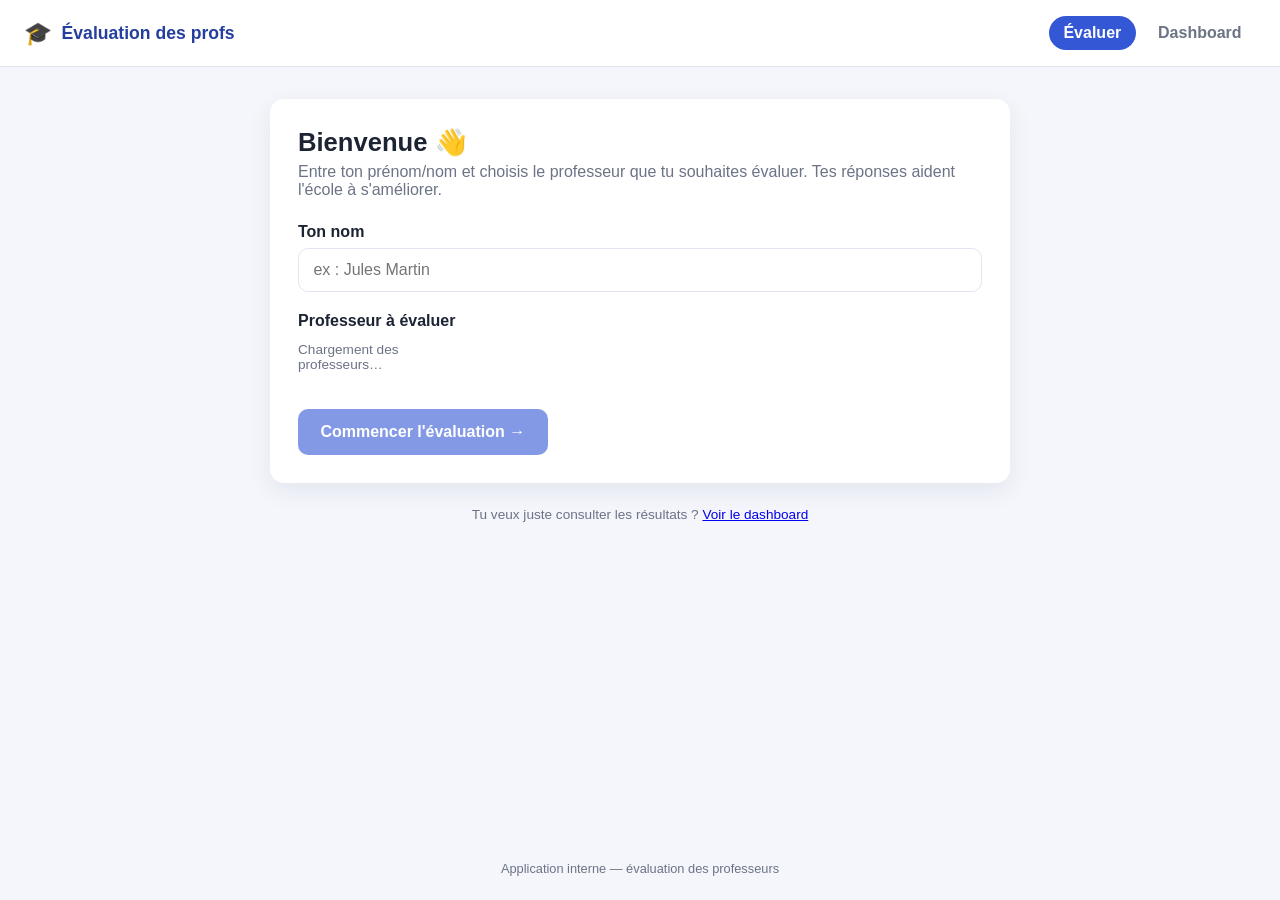
<file: index.html>
<!doctype html>
<html lang="fr">
<head>
  <meta charset="UTF-8" />
  <meta name="viewport" content="width=device-width, initial-scale=1.0" />
  <title>Évaluation des professeurs</title>
  <link rel="manifest" href="manifest.webmanifest" />
  <meta name="theme-color" content="#3457d5" />
  <link rel="apple-touch-icon" href="assets/icons/icon-192.png" />
  <meta name="apple-mobile-web-app-capable" content="yes" />
  <meta name="apple-mobile-web-app-title" content="Éval Profs" />
  <link rel="stylesheet" href="assets/style.css" />
</head>
<body>
  <header class="site-header">
    <a class="brand" href="index.html"><span class="logo">🎓</span> Évaluation des profs</a>
    <nav class="site-nav">
      <a href="index.html" class="active">Évaluer</a>
      <a href="dashboard.html">Dashboard</a>
    </nav>
  </header>

  <main>
    <div class="card">
      <h1>Bienvenue 👋</h1>
      <p class="subtitle">
        Entre ton prénom/nom et choisis le professeur que tu souhaites évaluer.
        Tes réponses aident l'école à s'améliorer.
      </p>

      <div id="config-warning" class="alert alert-error" hidden>
        L'application n'est pas encore configurée : renseignez
        <code>SUPABASE_URL</code> et <code>SUPABASE_ANON_KEY</code>
        dans <code>assets/config.js</code>.
      </div>

      <div id="load-error" class="alert alert-error" hidden></div>

      <form id="login-form">
        <div class="field">
          <label for="student-name">Ton nom</label>
          <input
            type="text"
            id="student-name"
            name="student-name"
            maxlength="80"
            required
            autocomplete="name"
            placeholder="ex : Jules Martin"
          />
        </div>

        <div class="field">
          <span class="label-text">Professeur à évaluer</span>
          <div
            id="teacher-picker"
            class="teacher-picker"
            role="radiogroup"
            aria-label="Choisir un professeur"
          >
            <p class="hint">Chargement des professeurs…</p>
          </div>
        </div>

        <div class="actions">
          <button type="submit" class="btn-primary" id="submit-btn" disabled>
            Commencer l'évaluation →
          </button>
        </div>
      </form>
    </div>

    <p class="hint" style="text-align:center;">
      Tu veux juste consulter les résultats ? <a href="dashboard.html">Voir le dashboard</a>
    </p>
  </main>

  <footer class="site-footer">Application interne — évaluation des professeurs</footer>

  <script type="module" src="assets/login.js"></script>
  <script type="module" src="assets/register-sw.js"></script>
</body>
</html>
</file>
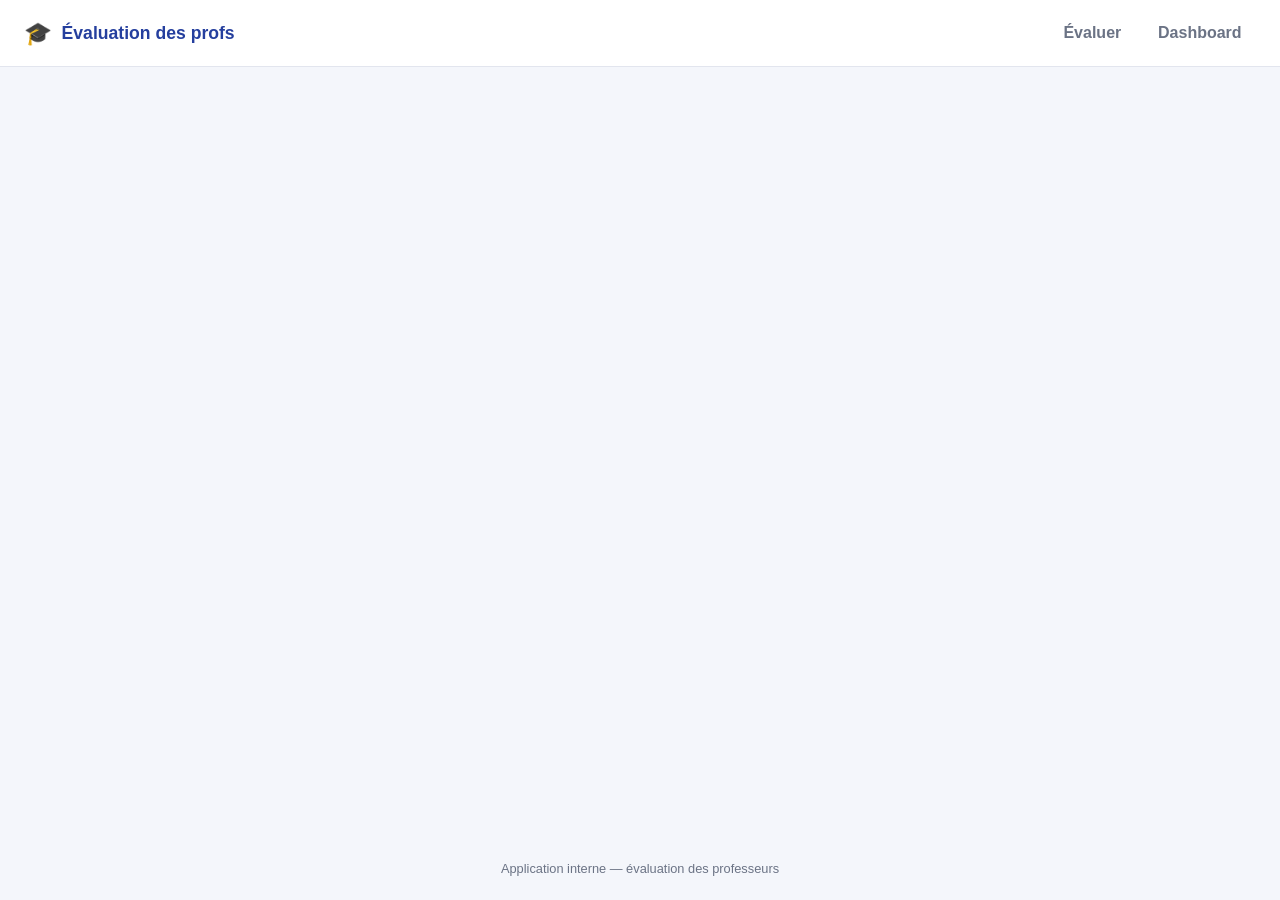
<file: admin.html>
<!doctype html>
<html lang="fr">
<head>
  <meta charset="UTF-8" />
  <meta name="viewport" content="width=device-width, initial-scale=1.0" />
  <meta name="robots" content="noindex, nofollow" />
  <title>Administration — Évaluation des professeurs</title>
  <link rel="manifest" href="manifest.webmanifest" />
  <meta name="theme-color" content="#3457d5" />
  <link rel="apple-touch-icon" href="assets/icons/icon-192.png" />
  <meta name="apple-mobile-web-app-capable" content="yes" />
  <meta name="apple-mobile-web-app-title" content="Éval Profs" />
  <link rel="stylesheet" href="assets/style.css" />
</head>
<body>
  <header class="site-header">
    <a class="brand" href="index.html"><span class="logo">🎓</span> Évaluation des profs</a>
    <nav class="site-nav">
      <a href="index.html">Évaluer</a>
      <a href="dashboard.html">Dashboard</a>
    </nav>
  </header>

  <main>
    <div id="config-warning" class="alert alert-error" hidden>
      L'application n'est pas encore configurée : renseignez
      <code>SUPABASE_URL</code> et <code>SUPABASE_ANON_KEY</code>
      dans <code>assets/config.js</code>.
    </div>

    <!-- Formulaire de connexion -->
    <div class="card" id="login-card" hidden>
      <h1>Administration</h1>
      <p class="subtitle">Connectez-vous pour gérer la liste des professeurs.</p>

      <div id="login-error" class="alert alert-error" hidden></div>

      <form id="login-form">
        <div class="field">
          <label for="admin-email">Email</label>
          <input type="text" id="admin-email" autocomplete="username" required />
        </div>
        <div class="field">
          <label for="admin-password">Mot de passe</label>
          <input type="password" id="admin-password" autocomplete="current-password" required />
        </div>
        <div class="actions">
          <button type="submit" class="btn-primary" id="login-btn">Se connecter</button>
        </div>
      </form>
    </div>

    <!-- Espace admin (visible une fois connecté) -->
    <div id="admin-area" hidden>
      <div class="card">
        <div class="toolbar" style="margin-bottom:0;">
          <div>
            <h1 style="margin-bottom:0.2rem;">Gestion des professeurs</h1>
            <p class="subtitle" style="margin-bottom:0;">Connecté en tant que <strong id="admin-email-label"></strong></p>
          </div>
          <button type="button" class="btn-secondary" id="logout-btn">Se déconnecter</button>
        </div>
      </div>

      <div class="card">
        <h2>Ajouter un professeur</h2>
        <div id="form-alert"></div>
        <form id="add-teacher-form">
          <div class="field">
            <label for="teacher-name">Nom</label>
            <input type="text" id="teacher-name" maxlength="80" required placeholder="ex : Mme Dubois" />
          </div>
          <div class="field">
            <label for="teacher-subject">Matière (facultatif)</label>
            <input type="text" id="teacher-subject" maxlength="80" placeholder="ex : Mathématiques" />
          </div>
          <div class="field">
            <span class="label-text">Avatar</span>
            <div id="avatar-picker" class="avatar-picker" role="radiogroup" aria-label="Choisir un avatar"></div>
          </div>
          <div class="actions">
            <button type="submit" class="btn-primary" id="add-btn">Ajouter</button>
          </div>
        </form>
      </div>

      <div class="card">
        <h2>Professeurs enregistrés</h2>
        <div id="list-alert"></div>
        <div id="teacher-list-loading" class="skeleton">Chargement…</div>
        <ul id="teacher-list" class="admin-teacher-list"></ul>
        <p class="empty-state" id="teacher-list-empty" hidden>Aucun professeur pour le moment.</p>
      </div>
    </div>
  </main>

  <footer class="site-footer">Application interne — évaluation des professeurs</footer>

  <script type="module" src="assets/admin.js"></script>
  <script type="module" src="assets/register-sw.js"></script>
</body>
</html>
</file>
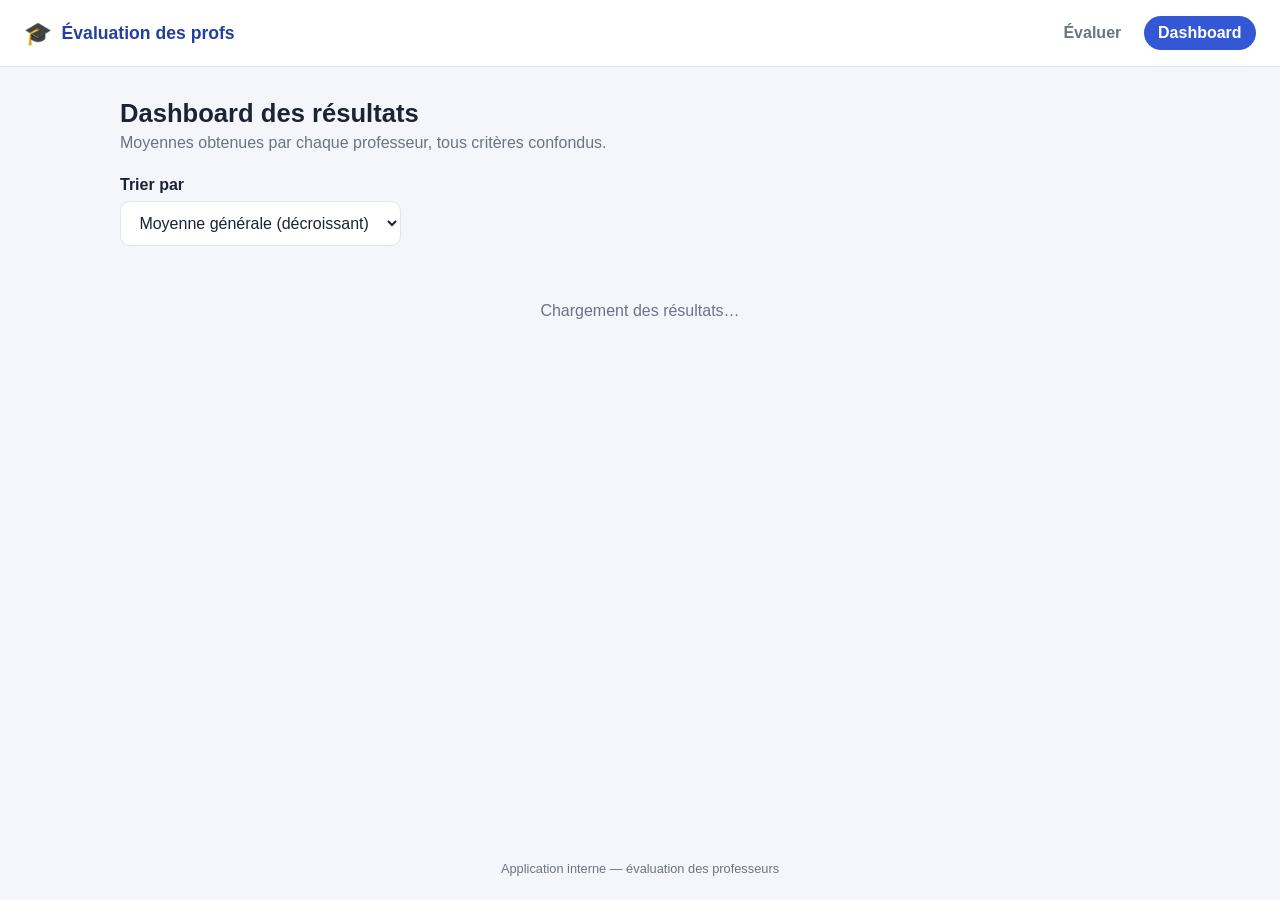
<file: dashboard.html>
<!doctype html>
<html lang="fr">
<head>
  <meta charset="UTF-8" />
  <meta name="viewport" content="width=device-width, initial-scale=1.0" />
  <title>Dashboard — Évaluation des professeurs</title>
  <link rel="manifest" href="manifest.webmanifest" />
  <meta name="theme-color" content="#3457d5" />
  <link rel="apple-touch-icon" href="assets/icons/icon-192.png" />
  <meta name="apple-mobile-web-app-capable" content="yes" />
  <meta name="apple-mobile-web-app-title" content="Éval Profs" />
  <link rel="stylesheet" href="assets/style.css" />
</head>
<body>
  <header class="site-header">
    <a class="brand" href="index.html"><span class="logo">🎓</span> Évaluation des profs</a>
    <nav class="site-nav">
      <a href="index.html">Évaluer</a>
      <a href="dashboard.html" class="active">Dashboard</a>
    </nav>
  </header>

  <main class="wide">
    <h1>Dashboard des résultats</h1>
    <p class="subtitle">Moyennes obtenues par chaque professeur, tous critères confondus.</p>

    <div id="config-warning" class="alert alert-error" hidden>
      L'application n'est pas encore configurée : renseignez
      <code>SUPABASE_URL</code> et <code>SUPABASE_ANON_KEY</code>
      dans <code>assets/config.js</code>.
    </div>

    <div id="load-error" class="alert alert-error" hidden></div>

    <div class="toolbar">
      <div class="field" style="margin-bottom:0;">
        <label for="sort-select">Trier par</label>
        <select id="sort-select">
          <option value="overall-desc">Moyenne générale (décroissant)</option>
          <option value="overall-asc">Moyenne générale (croissant)</option>
          <option value="name">Nom du professeur</option>
          <option value="count-desc">Nombre d'évaluations</option>
        </select>
      </div>
    </div>

    <div id="loading" class="skeleton">Chargement des résultats…</div>
    <div id="teacher-grid" class="teacher-grid"></div>
    <div id="empty-state" class="empty-state" hidden>
      Aucun professeur enregistré pour le moment.
    </div>
  </main>

  <footer class="site-footer">Application interne — évaluation des professeurs</footer>

  <script type="module" src="assets/dashboard.js"></script>
  <script type="module" src="assets/register-sw.js"></script>
</body>
</html>
</file>
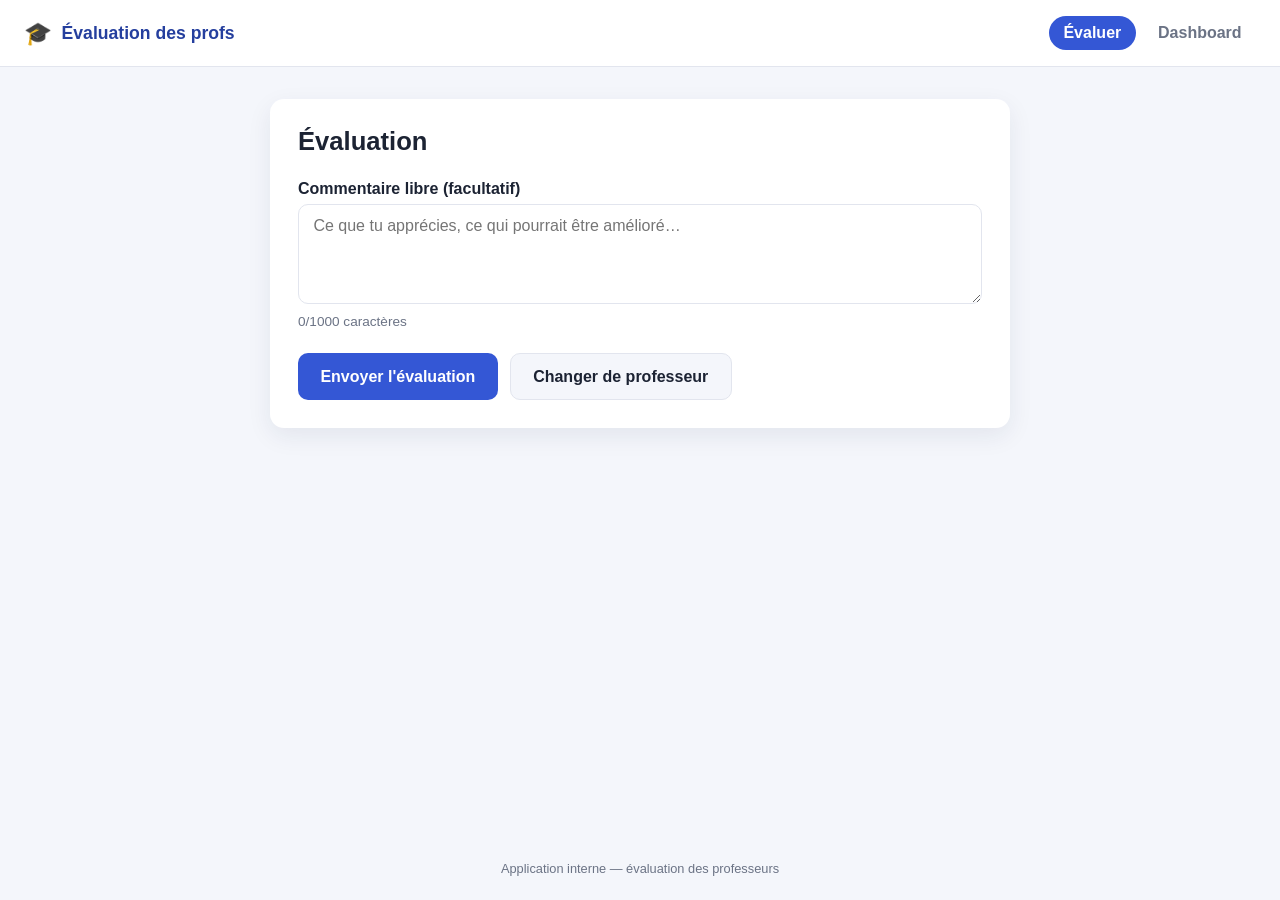
<file: evaluer.html>
<!doctype html>
<html lang="fr">
<head>
  <meta charset="UTF-8" />
  <meta name="viewport" content="width=device-width, initial-scale=1.0" />
  <title>Évaluer un professeur</title>
  <link rel="manifest" href="manifest.webmanifest" />
  <meta name="theme-color" content="#3457d5" />
  <link rel="apple-touch-icon" href="assets/icons/icon-192.png" />
  <meta name="apple-mobile-web-app-capable" content="yes" />
  <meta name="apple-mobile-web-app-title" content="Éval Profs" />
  <link rel="stylesheet" href="assets/style.css" />
</head>
<body>
  <header class="site-header">
    <a class="brand" href="index.html"><span class="logo">🎓</span> Évaluation des profs</a>
    <nav class="site-nav">
      <a href="index.html" class="active">Évaluer</a>
      <a href="dashboard.html">Dashboard</a>
    </nav>
  </header>

  <main>
    <div class="card">
      <div class="eval-header" id="eval-header"></div>
      <h1 id="page-title">Évaluation</h1>
      <p class="subtitle" id="page-subtitle"></p>

      <div id="alert-box"></div>

      <form id="eval-form">
        <div id="criteria-container"></div>

        <div class="field">
          <label for="comment">Commentaire libre (facultatif)</label>
          <textarea
            id="comment"
            name="comment"
            maxlength="1000"
            placeholder="Ce que tu apprécies, ce qui pourrait être amélioré…"
          ></textarea>
          <p class="hint"><span id="comment-count">0</span>/1000 caractères</p>
        </div>

        <div class="actions">
          <button type="submit" class="btn-primary" id="submit-btn">Envoyer l'évaluation</button>
          <a href="index.html" class="btn btn-secondary">Changer de professeur</a>
        </div>
      </form>
    </div>
  </main>

  <footer class="site-footer">Application interne — évaluation des professeurs</footer>

  <script type="module" src="assets/evaluer.js"></script>
  <script type="module" src="assets/register-sw.js"></script>
</body>
</html>
</file>
<file: assets/style.css>
:root {
  --color-bg: #f4f6fb;
  --color-surface: #ffffff;
  --color-primary: #3457d5;
  --color-primary-dark: #253f9e;
  --color-text: #1c2333;
  --color-muted: #6b7385;
  --color-border: #e2e5ee;
  --color-star: #f5a623;
  --color-star-empty: #dde1eb;
  --color-danger: #d1425a;
  --color-danger-bg: #fdeef1;
  --color-success: #1f9d63;
  --color-success-bg: #eafaf1;
  --radius: 14px;
  --shadow: 0 8px 24px rgba(30, 41, 82, 0.08);
  font-size: 16px;
}

* {
  box-sizing: border-box;
}

html, body {
  margin: 0;
  padding: 0;
}

body {
  font-family: "Segoe UI", Roboto, Helvetica, Arial, sans-serif;
  background: var(--color-bg);
  color: var(--color-text);
  min-height: 100vh;
  display: flex;
  flex-direction: column;
}

header.site-header {
  background: var(--color-surface);
  border-bottom: 1px solid var(--color-border);
  padding: 1rem 1.5rem;
  display: flex;
  align-items: center;
  justify-content: space-between;
  gap: 1rem;
  flex-wrap: wrap;
}

header.site-header .brand {
  display: flex;
  align-items: center;
  gap: 0.6rem;
  font-weight: 700;
  font-size: 1.1rem;
  color: var(--color-primary-dark);
  text-decoration: none;
}

header.site-header .brand .logo {
  font-size: 1.4rem;
}

nav.site-nav {
  display: flex;
  gap: 0.5rem;
}

nav.site-nav a {
  text-decoration: none;
  color: var(--color-muted);
  font-weight: 600;
  padding: 0.5rem 0.9rem;
  border-radius: 999px;
  transition: background 0.15s ease, color 0.15s ease;
}

nav.site-nav a:hover {
  background: var(--color-bg);
  color: var(--color-text);
}

nav.site-nav a.active {
  background: var(--color-primary);
  color: #fff;
}

main {
  flex: 1;
  width: 100%;
  max-width: 780px;
  margin: 0 auto;
  padding: 2rem 1.25rem 3rem;
}

main.wide {
  max-width: 1080px;
}

.card {
  background: var(--color-surface);
  border-radius: var(--radius);
  box-shadow: var(--shadow);
  padding: 1.75rem;
  margin-bottom: 1.5rem;
}

h1 {
  font-size: 1.6rem;
  margin: 0 0 0.4rem;
}

h2 {
  font-size: 1.15rem;
  margin: 0 0 0.5rem;
}

p.subtitle {
  color: var(--color-muted);
  margin-top: 0;
  margin-bottom: 1.5rem;
}

label,
.label-text {
  display: block;
  font-weight: 600;
  margin-bottom: 0.4rem;
}

input[type="text"],
select,
textarea {
  width: 100%;
  padding: 0.75rem 0.9rem;
  border: 1px solid var(--color-border);
  border-radius: 10px;
  font-size: 1rem;
  font-family: inherit;
  background: #fff;
  color: var(--color-text);
}

input[type="text"]:focus,
select:focus,
textarea:focus {
  outline: none;
  border-color: var(--color-primary);
  box-shadow: 0 0 0 3px rgba(52, 87, 213, 0.15);
}

textarea {
  resize: vertical;
  min-height: 100px;
}

.field {
  margin-bottom: 1.25rem;
}

.hint {
  color: var(--color-muted);
  font-size: 0.85rem;
  margin-top: 0.35rem;
}

button, .btn {
  display: inline-flex;
  align-items: center;
  justify-content: center;
  gap: 0.4rem;
  border: none;
  border-radius: 10px;
  padding: 0.85rem 1.4rem;
  font-size: 1rem;
  font-weight: 700;
  cursor: pointer;
  text-decoration: none;
  transition: transform 0.05s ease, background 0.15s ease, box-shadow 0.15s ease;
}

button:active, .btn:active {
  transform: translateY(1px);
}

.btn-primary {
  background: var(--color-primary);
  color: #fff;
}

.btn-primary:hover {
  background: var(--color-primary-dark);
}

.btn-secondary {
  background: var(--color-bg);
  color: var(--color-text);
  border: 1px solid var(--color-border);
}

.btn-secondary:hover {
  background: #e9ecf5;
}

button:disabled {
  opacity: 0.6;
  cursor: not-allowed;
}

.actions {
  display: flex;
  gap: 0.75rem;
  flex-wrap: wrap;
  margin-top: 1.5rem;
}

/* --- Avatars --- */
.avatar {
  width: 44px;
  height: 44px;
  border-radius: 50%;
  object-fit: cover;
  flex-shrink: 0;
  background: var(--color-bg);
}

.avatar-lg {
  width: 72px;
  height: 72px;
  margin-bottom: 0.75rem;
}

.eval-header {
  text-align: center;
}

.eval-header:empty {
  display: none;
}

/* --- Teacher picker (login page) --- */
.teacher-picker {
  display: grid;
  grid-template-columns: repeat(auto-fill, minmax(140px, 1fr));
  gap: 0.75rem;
}

.teacher-option {
  position: relative;
  display: flex;
  flex-direction: column;
  align-items: center;
  text-align: center;
  gap: 0.4rem;
  padding: 1rem 0.75rem;
  border: 2px solid var(--color-border);
  border-radius: 12px;
  cursor: pointer;
  font-weight: normal;
  transition: border-color 0.15s ease, background 0.15s ease;
}

.teacher-option:hover {
  border-color: var(--color-primary);
}

.teacher-option input {
  position: absolute;
  opacity: 0;
  width: 0;
  height: 0;
}

.teacher-option input:checked ~ .avatar {
  outline: 3px solid var(--color-primary);
  outline-offset: 2px;
}

.teacher-option:has(input:checked) {
  border-color: var(--color-primary);
  background: #eef1fb;
}

.teacher-option .avatar {
  width: 56px;
  height: 56px;
}

.teacher-option-name {
  font-weight: 700;
  font-size: 0.9rem;
}

.teacher-option-subject {
  color: var(--color-muted);
  font-size: 0.78rem;
}

/* --- Avatar picker (admin page) --- */
.avatar-picker {
  display: grid;
  grid-template-columns: repeat(auto-fill, minmax(56px, 1fr));
  gap: 0.5rem;
  max-width: 420px;
}

.avatar-option {
  position: relative;
  display: flex;
  align-items: center;
  justify-content: center;
  padding: 0.3rem;
  border: 2px solid transparent;
  border-radius: 50%;
  cursor: pointer;
}

.avatar-option input {
  position: absolute;
  opacity: 0;
  width: 0;
  height: 0;
}

.avatar-option:has(input:checked) {
  border-color: var(--color-primary);
}

.avatar-option .avatar {
  width: 48px;
  height: 48px;
}

.alert {
  border-radius: 10px;
  padding: 0.9rem 1.1rem;
  margin-bottom: 1.25rem;
  font-size: 0.95rem;
}

.alert-error {
  background: var(--color-danger-bg);
  color: var(--color-danger);
}

.alert-success {
  background: var(--color-success-bg);
  color: var(--color-success);
}

.alert-info {
  background: #eef1fb;
  color: var(--color-primary-dark);
}

/* --- Star rating (form input) --- */
.criterion {
  border: 1px solid var(--color-border);
  border-radius: 12px;
  padding: 1rem 1.1rem;
  margin-bottom: 1rem;
}

.criterion legend {
  padding: 0;
  font-weight: 700;
  margin-bottom: 0.2rem;
}

.criterion .criterion-desc {
  color: var(--color-muted);
  font-size: 0.85rem;
  margin: 0 0 0.6rem;
}

.star-rating {
  display: flex;
  flex-direction: row-reverse;
  justify-content: flex-end;
  width: max-content;
}

.star-rating input {
  position: absolute;
  opacity: 0;
  width: 0;
  height: 0;
}

.star-rating label {
  cursor: pointer;
  font-size: 2rem;
  line-height: 1;
  color: var(--color-star-empty);
  padding: 0 0.1rem;
  margin: 0;
  transition: color 0.1s ease;
}

.star-rating input:checked ~ label {
  color: var(--color-star);
}

/* Aperçu au survol : uniquement sur les appareils avec une vraie souris.
   Sur tactile, :hover reste parfois "collé" après un tap, ce qui masquait
   l'étoile tout juste sélectionnée jusqu'au tap suivant — donc pas de survol
   du tout sur mobile, seul l'état "coché" ci-dessus décide de la couleur. */
@media (hover: hover) and (pointer: fine) {
  .star-rating label:hover,
  .star-rating label:hover ~ label {
    color: var(--color-star);
  }

  .star-rating:hover input:checked ~ label {
    color: var(--color-star-empty);
  }
}

/* --- Star display (read-only, dashboard) --- */
.star-display {
  position: relative;
  display: inline-block;
  font-size: 1.3rem;
  line-height: 1;
  white-space: nowrap;
}

.star-display .stars-empty {
  color: var(--color-star-empty);
}

.star-display .stars-filled {
  position: absolute;
  top: 0;
  left: 0;
  overflow: hidden;
  color: var(--color-star);
  white-space: nowrap;
}

/* --- Dashboard --- */
.teacher-grid {
  display: grid;
  grid-template-columns: repeat(auto-fill, minmax(300px, 1fr));
  gap: 1.25rem;
}

.teacher-card {
  background: var(--color-surface);
  border-radius: var(--radius);
  box-shadow: var(--shadow);
  padding: 1.5rem;
}

.teacher-card-head {
  display: flex;
  justify-content: space-between;
  align-items: flex-start;
  gap: 0.5rem;
  margin-bottom: 0.75rem;
}

.teacher-card-identity {
  display: flex;
  align-items: center;
  gap: 0.75rem;
  min-width: 0;
}

.teacher-card-head h3 {
  margin: 0 0 0.15rem;
  font-size: 1.1rem;
}

.teacher-card-head .subject {
  color: var(--color-muted);
  font-size: 0.85rem;
}

.overall-score {
  text-align: right;
  flex-shrink: 0;
}

.overall-score .score-number {
  font-size: 1.4rem;
  font-weight: 800;
  color: var(--color-primary-dark);
}

.overall-score .score-count {
  display: block;
  color: var(--color-muted);
  font-size: 0.75rem;
}

.criteria-bars {
  display: flex;
  flex-direction: column;
  gap: 0.5rem;
}

.criteria-bar-row {
  display: grid;
  grid-template-columns: 140px 1fr 34px;
  align-items: center;
  gap: 0.6rem;
  font-size: 0.82rem;
}

.criteria-bar-row .bar-label {
  color: var(--color-muted);
  white-space: nowrap;
  overflow: hidden;
  text-overflow: ellipsis;
}

.criteria-bar-track {
  background: var(--color-bg);
  border-radius: 999px;
  height: 8px;
  overflow: hidden;
}

.criteria-bar-fill {
  background: var(--color-primary);
  height: 100%;
  border-radius: 999px;
}

.criteria-bar-value {
  text-align: right;
  font-weight: 700;
  color: var(--color-text);
}

.empty-state {
  text-align: center;
  color: var(--color-muted);
  padding: 3rem 1rem;
}

/* --- Admin --- */
.admin-teacher-list {
  list-style: none;
  margin: 0;
  padding: 0;
  display: flex;
  flex-direction: column;
  gap: 0.75rem;
}

.admin-teacher-row {
  display: flex;
  align-items: center;
  gap: 0.75rem;
  padding: 0.75rem;
  border: 1px solid var(--color-border);
  border-radius: 12px;
}

.admin-teacher-info {
  flex: 1;
  min-width: 0;
}

.admin-teacher-name {
  font-weight: 700;
}

.toolbar {
  display: flex;
  justify-content: space-between;
  align-items: center;
  flex-wrap: wrap;
  gap: 1rem;
  margin-bottom: 1.5rem;
}

.toolbar select {
  width: auto;
}

footer.site-footer {
  text-align: center;
  color: var(--color-muted);
  font-size: 0.8rem;
  padding: 1.5rem;
}

.skeleton {
  color: var(--color-muted);
  padding: 2rem 0;
  text-align: center;
}

@media (max-width: 480px) {
  .criteria-bar-row {
    grid-template-columns: 100px 1fr 30px;
  }
  .star-rating label {
    font-size: 1.6rem;
  }
}
</file>
